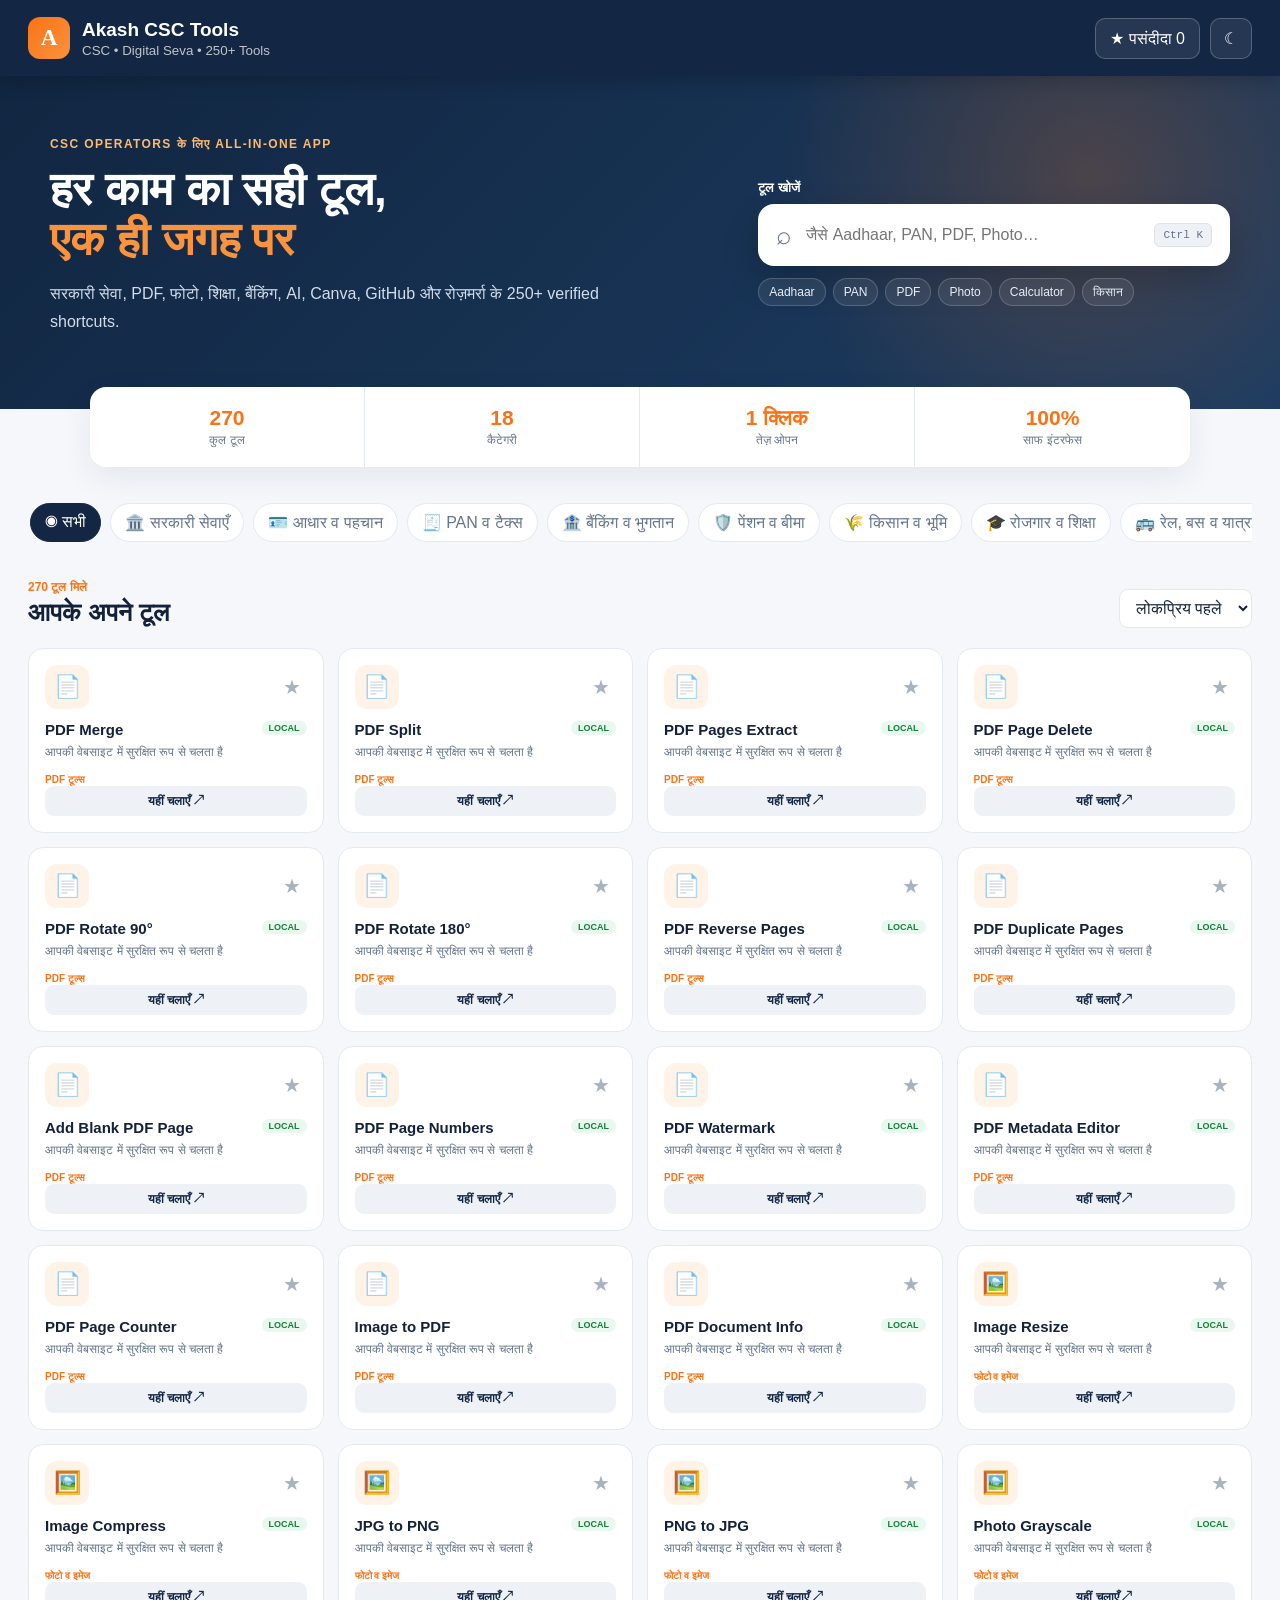
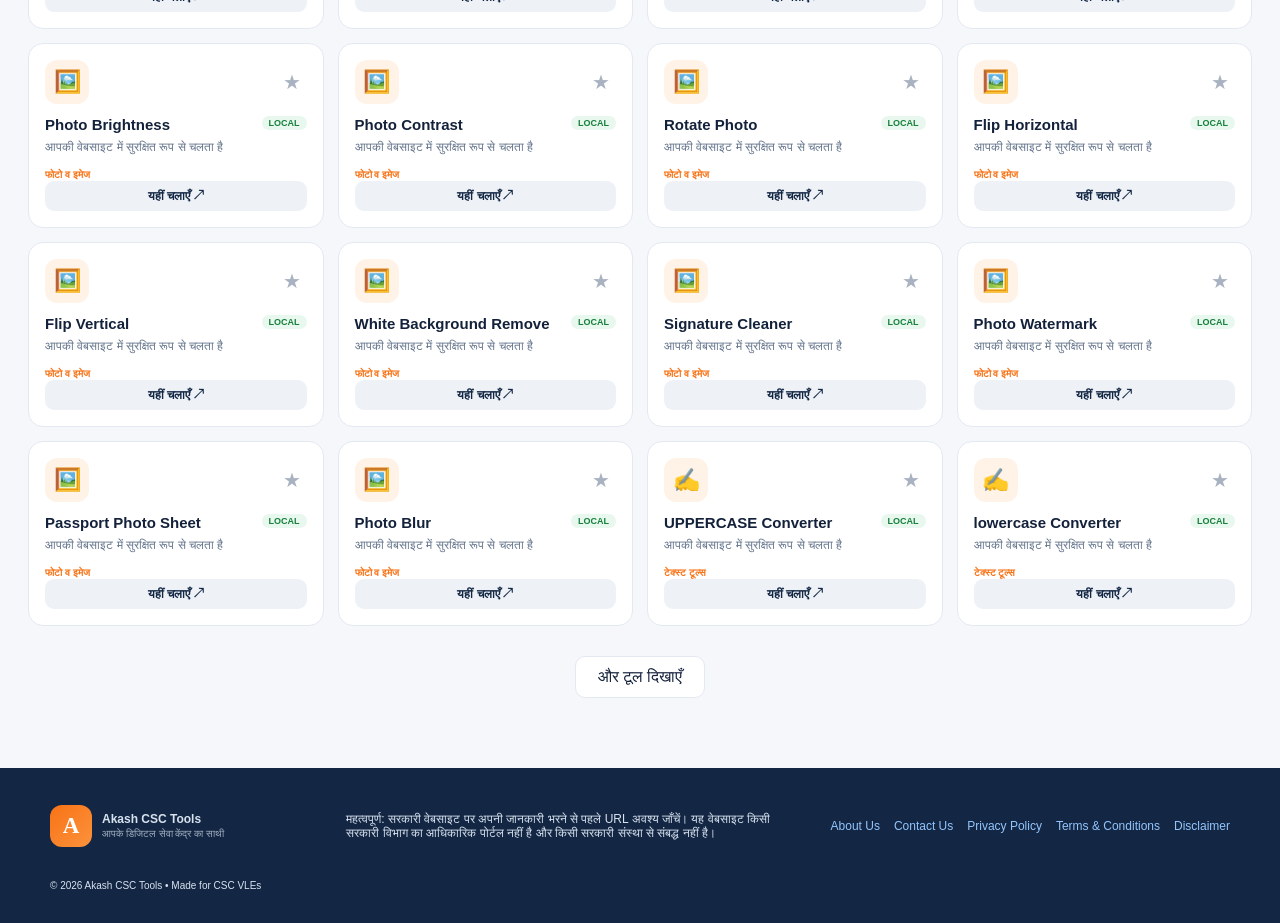
<file: index.html>
<!doctype html>
<html lang="hi">
<head>
  <meta charset="UTF-8" />
  <meta name="viewport" content="width=device-width,initial-scale=1" />
  <meta name="color-scheme" content="light dark" />
  <meta http-equiv="Content-Security-Policy" content="default-src 'self'; script-src 'self'; style-src 'self'; img-src 'self' data: blob:; object-src 'none'; base-uri 'none'; form-action 'none'" />
  <title>Akash CSC Tools — 250+ Digital Tools</title>
  <link rel="stylesheet" href="assets/app.css" />
</head>
<body>
  <header class="topbar"><a class="brand" href="#" aria-label="Home"><span class="logo">A</span><span><b>Akash CSC Tools</b><small>CSC • Digital Seva • 250+ Tools</small></span></a><div class="header-actions"><button id="favoritesBtn" class="ghost" type="button">★ पसंदीदा <span id="favCount">0</span></button><button id="themeBtn" class="icon-btn" type="button" aria-label="थीम बदलें">☾</button></div></header>
  <main>
    <section class="hero"><div><span class="eyebrow">CSC OPERATORS के लिए ALL-IN-ONE APP</span><h1>हर काम का सही टूल,<br><em>एक ही जगह पर</em></h1><p>सरकारी सेवा, PDF, फोटो, शिक्षा, बैंकिंग, AI, Canva, GitHub और रोज़मर्रा के 250+ verified shortcuts.</p></div><div class="search-wrap"><label for="search">टूल खोजें</label><div class="searchbox"><span>⌕</span><input id="search" autocomplete="off" placeholder="जैसे Aadhaar, PAN, PDF, Photo…"/><kbd>Ctrl K</kbd></div><div id="quickSearch" class="quick"></div></div></section>
    <section class="stats" aria-label="सारांश"><div><strong id="totalCount">250+</strong><span>कुल टूल</span></div><div><strong id="categoryCount">0</strong><span>कैटेगरी</span></div><div><strong>1 क्लिक</strong><span>तेज़ ओपन</span></div><div><strong>100%</strong><span>साफ इंटरफेस</span></div></section>
    <section class="content"><nav id="categories" class="categories" aria-label="टूल कैटेगरी"></nav><div class="section-head"><div><p id="resultMeta">सभी सेवाएँ</p><h2 id="resultTitle">लोकप्रिय टूल</h2></div><select id="sort" aria-label="क्रम"><option value="featured">लोकप्रिय पहले</option><option value="az">नाम A–Z</option><option value="category">कैटेगरी</option></select></div><div id="empty" class="empty" hidden><div>⌕</div><h2>कोई टूल नहीं मिला</h2><p>दूसरे शब्द से खोजें या “सभी” कैटेगरी चुनें।</p><button id="clearBtn" type="button">खोज साफ करें</button></div><div id="toolGrid" class="tool-grid"></div><button id="loadMore" class="load-more" type="button">और टूल दिखाएँ</button></section>
  </main>
  <footer><div class="footer-brand"><span class="logo">A</span><div><b>Akash CSC Tools</b><small>आपके डिजिटल सेवा केंद्र का साथी</small></div></div><p>महत्वपूर्ण: सरकारी वेबसाइट पर अपनी जानकारी भरने से पहले URL अवश्य जाँचें। यह वेबसाइट किसी सरकारी विभाग का आधिकारिक पोर्टल नहीं है और किसी सरकारी संस्था से संबद्ध नहीं है।</p><nav class="legal-links" aria-label="कानूनी और जानकारी वाले पेज"><a href="about.html">About Us</a><a href="contact.html">Contact Us</a><a href="privacy.html">Privacy Policy</a><a href="terms.html">Terms &amp; Conditions</a><a href="disclaimer.html">Disclaimer</a></nav><small>© 2026 Akash CSC Tools • Made for CSC VLEs</small></footer>
  <dialog id="toolDialog" class="tool-dialog">
    <div class="dialog-head"><div><small id="dialogCategory"></small><h2 id="dialogTitle"></h2></div><button id="dialogClose" type="button" aria-label="बंद करें">×</button></div>
    <div id="dialogBody" class="dialog-body"></div>
  </dialog>
  <div id="toast" role="status" aria-live="polite"></div>
  <script src="assets/vendor/pdf-lib.min.js"></script>
  <script src="assets/vendor/qrcode.min.js"></script>
  <script src="assets/vendor/jsbarcode.min.js"></script>
  <script src="assets/local-app.js"></script>
</body>
</html>
</file>
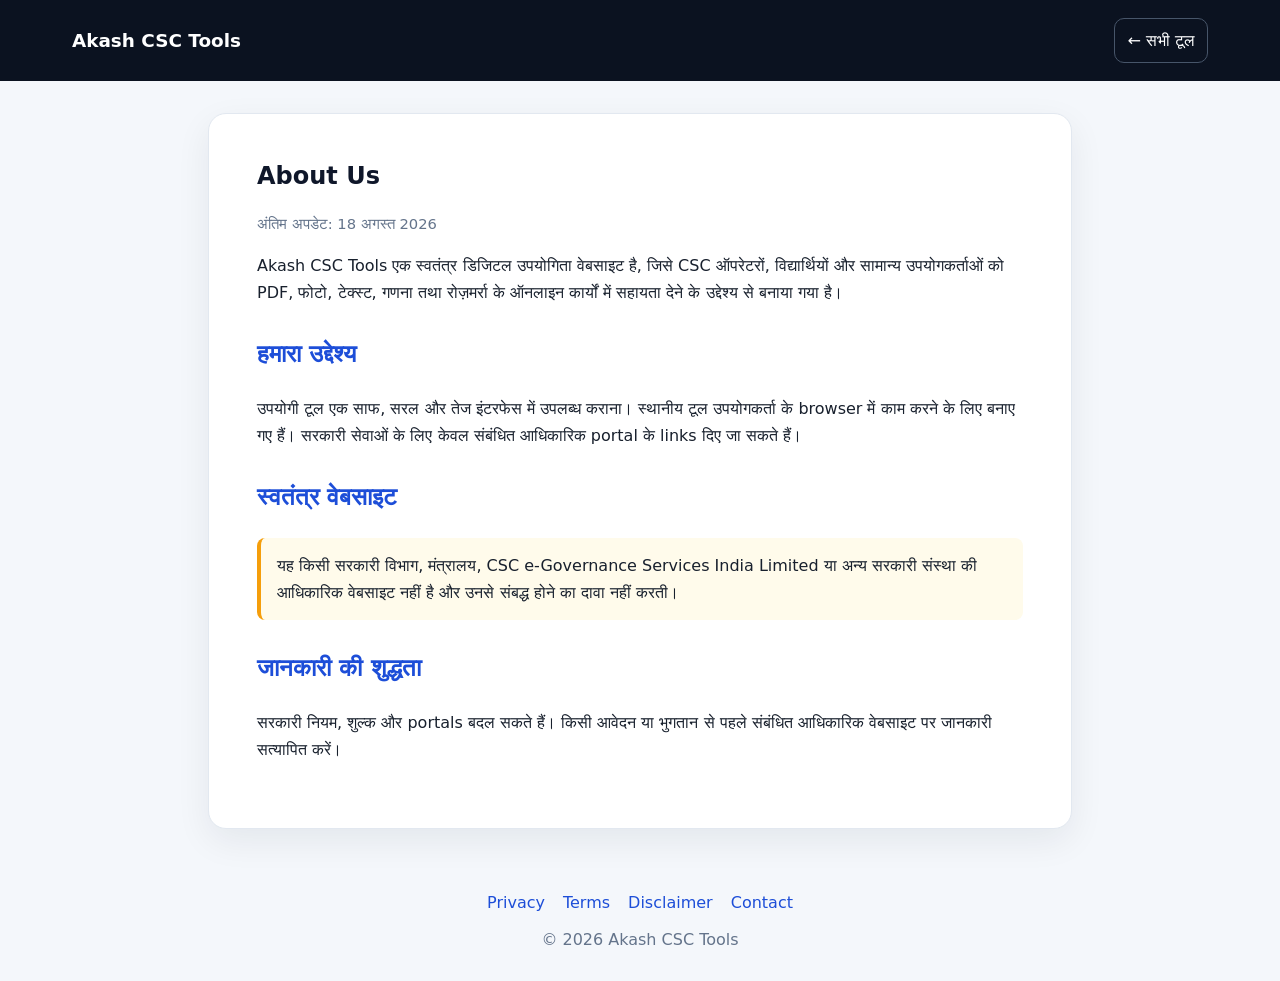
<file: about.html>
<!doctype html><html lang="hi"><head><meta charset="UTF-8"><meta name="viewport" content="width=device-width,initial-scale=1"><title>About Us — Akash CSC Tools</title><link rel="stylesheet" href="assets/policy.css"></head><body><header><a class="brand" href="index.html">Akash CSC Tools</a><a class="home" href="index.html">← सभी टूल</a></header><main><article class="page"><h1>About Us</h1><p class="updated">अंतिम अपडेट: 18 अगस्त 2026</p><p>Akash CSC Tools एक स्वतंत्र डिजिटल उपयोगिता वेबसाइट है, जिसे CSC ऑपरेटरों, विद्यार्थियों और सामान्य उपयोगकर्ताओं को PDF, फोटो, टेक्स्ट, गणना तथा रोज़मर्रा के ऑनलाइन कार्यों में सहायता देने के उद्देश्य से बनाया गया है।</p><h2>हमारा उद्देश्य</h2><p>उपयोगी टूल एक साफ, सरल और तेज इंटरफेस में उपलब्ध कराना। स्थानीय टूल उपयोगकर्ता के browser में काम करने के लिए बनाए गए हैं। सरकारी सेवाओं के लिए केवल संबंधित आधिकारिक portal के links दिए जा सकते हैं।</p><h2>स्वतंत्र वेबसाइट</h2><p class="notice">यह किसी सरकारी विभाग, मंत्रालय, CSC e-Governance Services India Limited या अन्य सरकारी संस्था की आधिकारिक वेबसाइट नहीं है और उनसे संबद्ध होने का दावा नहीं करती।</p><h2>जानकारी की शुद्धता</h2><p>सरकारी नियम, शुल्क और portals बदल सकते हैं। किसी आवेदन या भुगतान से पहले संबंधित आधिकारिक वेबसाइट पर जानकारी सत्यापित करें।</p></article></main><footer><nav class="links"><a href="privacy.html">Privacy</a><a href="terms.html">Terms</a><a href="disclaimer.html">Disclaimer</a><a href="contact.html">Contact</a></nav>© 2026 Akash CSC Tools</footer></body></html>
</file>
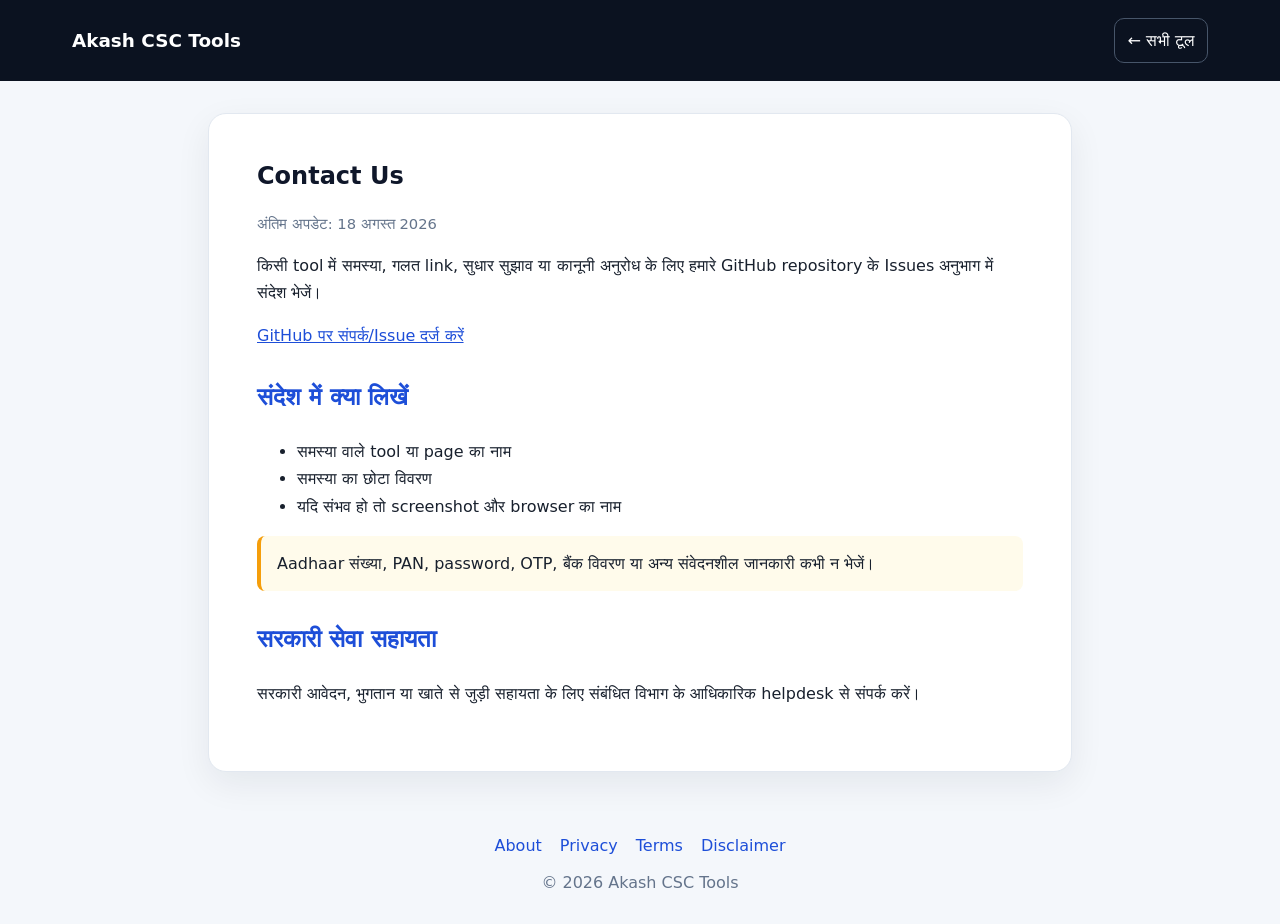
<file: contact.html>
<!doctype html><html lang="hi"><head><meta charset="UTF-8"><meta name="viewport" content="width=device-width,initial-scale=1"><title>Contact Us — Akash CSC Tools</title><link rel="stylesheet" href="assets/policy.css"></head><body><header><a class="brand" href="index.html">Akash CSC Tools</a><a class="home" href="index.html">← सभी टूल</a></header><main><article class="page"><h1>Contact Us</h1><p class="updated">अंतिम अपडेट: 18 अगस्त 2026</p><p>किसी tool में समस्या, गलत link, सुधार सुझाव या कानूनी अनुरोध के लिए हमारे GitHub repository के Issues अनुभाग में संदेश भेजें।</p><p><a href="https://github.com/akashsin400-cyber/akash-csc-tools/issues" rel="noopener noreferrer">GitHub पर संपर्क/Issue दर्ज करें</a></p><h2>संदेश में क्या लिखें</h2><ul><li>समस्या वाले tool या page का नाम</li><li>समस्या का छोटा विवरण</li><li>यदि संभव हो तो screenshot और browser का नाम</li></ul><p class="notice">Aadhaar संख्या, PAN, password, OTP, बैंक विवरण या अन्य संवेदनशील जानकारी कभी न भेजें।</p><h2>सरकारी सेवा सहायता</h2><p>सरकारी आवेदन, भुगतान या खाते से जुड़ी सहायता के लिए संबंधित विभाग के आधिकारिक helpdesk से संपर्क करें।</p></article></main><footer><nav class="links"><a href="about.html">About</a><a href="privacy.html">Privacy</a><a href="terms.html">Terms</a><a href="disclaimer.html">Disclaimer</a></nav>© 2026 Akash CSC Tools</footer></body></html>
</file>
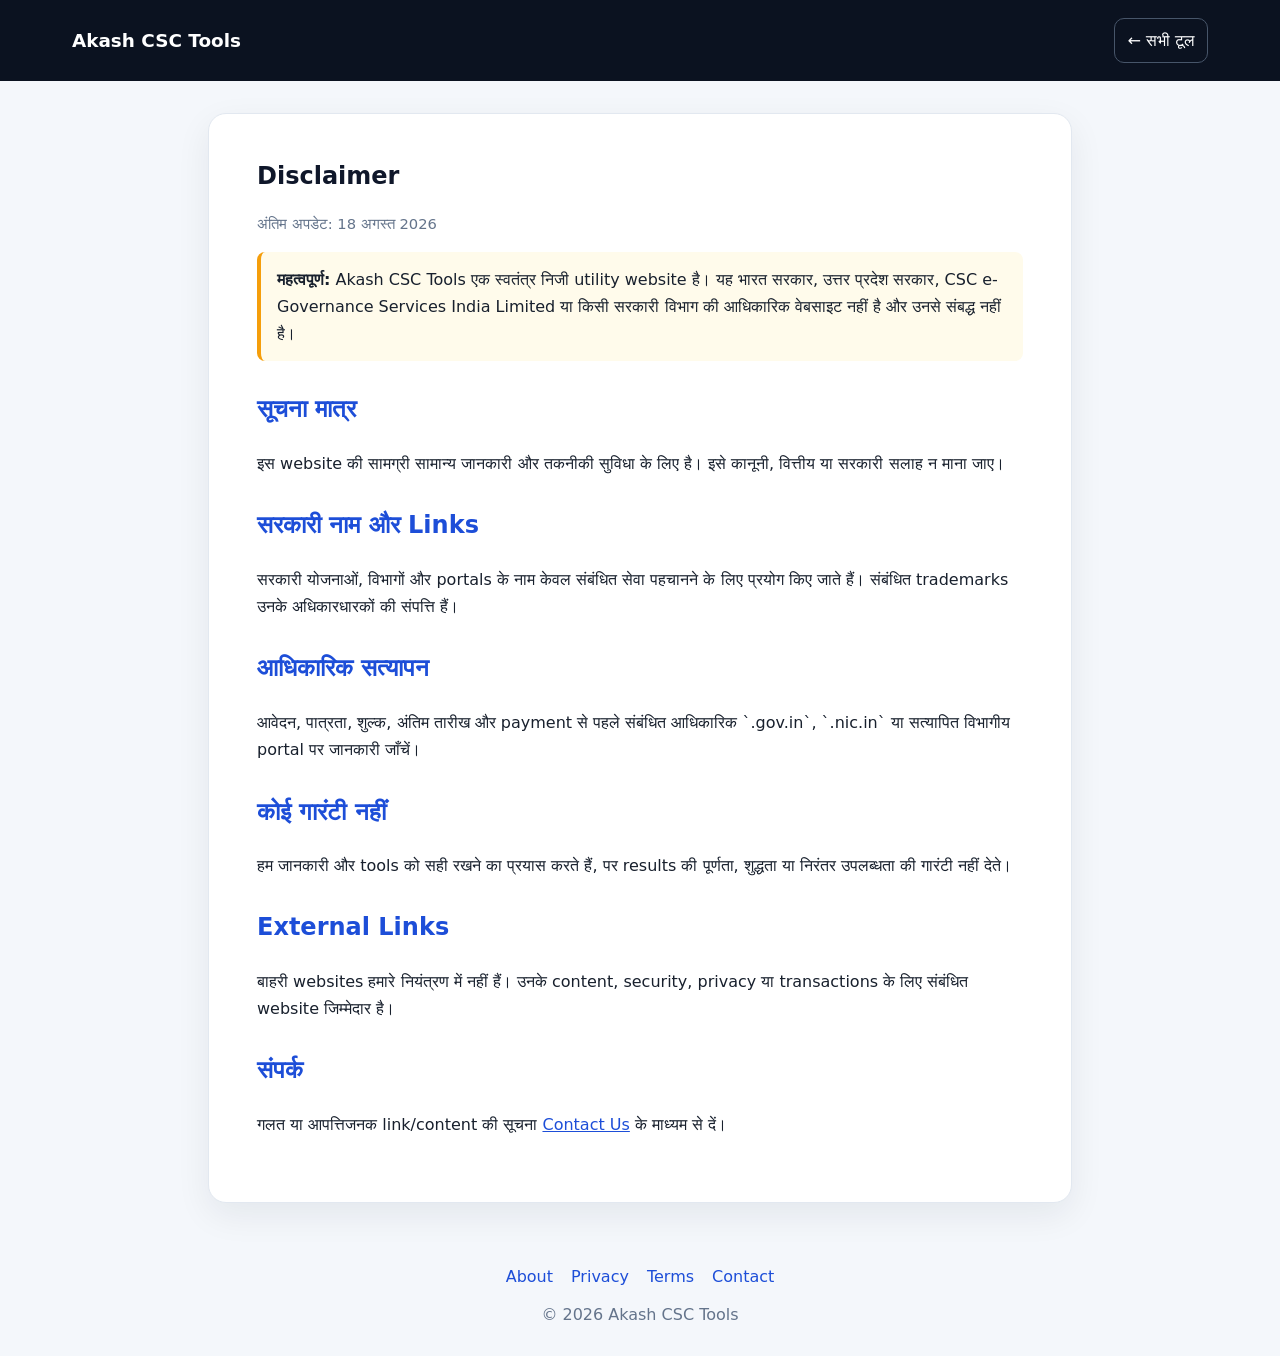
<file: disclaimer.html>
<!doctype html><html lang="hi"><head><meta charset="UTF-8"><meta name="viewport" content="width=device-width,initial-scale=1"><title>Disclaimer — Akash CSC Tools</title><link rel="stylesheet" href="assets/policy.css"></head><body><header><a class="brand" href="index.html">Akash CSC Tools</a><a class="home" href="index.html">← सभी टूल</a></header><main><article class="page"><h1>Disclaimer</h1><p class="updated">अंतिम अपडेट: 18 अगस्त 2026</p><p class="notice"><strong>महत्वपूर्ण:</strong> Akash CSC Tools एक स्वतंत्र निजी utility website है। यह भारत सरकार, उत्तर प्रदेश सरकार, CSC e-Governance Services India Limited या किसी सरकारी विभाग की आधिकारिक वेबसाइट नहीं है और उनसे संबद्ध नहीं है।</p><h2>सूचना मात्र</h2><p>इस website की सामग्री सामान्य जानकारी और तकनीकी सुविधा के लिए है। इसे कानूनी, वित्तीय या सरकारी सलाह न माना जाए।</p><h2>सरकारी नाम और Links</h2><p>सरकारी योजनाओं, विभागों और portals के नाम केवल संबंधित सेवा पहचानने के लिए प्रयोग किए जाते हैं। संबंधित trademarks उनके अधिकारधारकों की संपत्ति हैं।</p><h2>आधिकारिक सत्यापन</h2><p>आवेदन, पात्रता, शुल्क, अंतिम तारीख और payment से पहले संबंधित आधिकारिक `.gov.in`, `.nic.in` या सत्यापित विभागीय portal पर जानकारी जाँचें।</p><h2>कोई गारंटी नहीं</h2><p>हम जानकारी और tools को सही रखने का प्रयास करते हैं, पर results की पूर्णता, शुद्धता या निरंतर उपलब्धता की गारंटी नहीं देते।</p><h2>External Links</h2><p>बाहरी websites हमारे नियंत्रण में नहीं हैं। उनके content, security, privacy या transactions के लिए संबंधित website जिम्मेदार है।</p><h2>संपर्क</h2><p>गलत या आपत्तिजनक link/content की सूचना <a href="contact.html">Contact Us</a> के माध्यम से दें।</p></article></main><footer><nav class="links"><a href="about.html">About</a><a href="privacy.html">Privacy</a><a href="terms.html">Terms</a><a href="contact.html">Contact</a></nav>© 2026 Akash CSC Tools</footer></body></html>
</file>
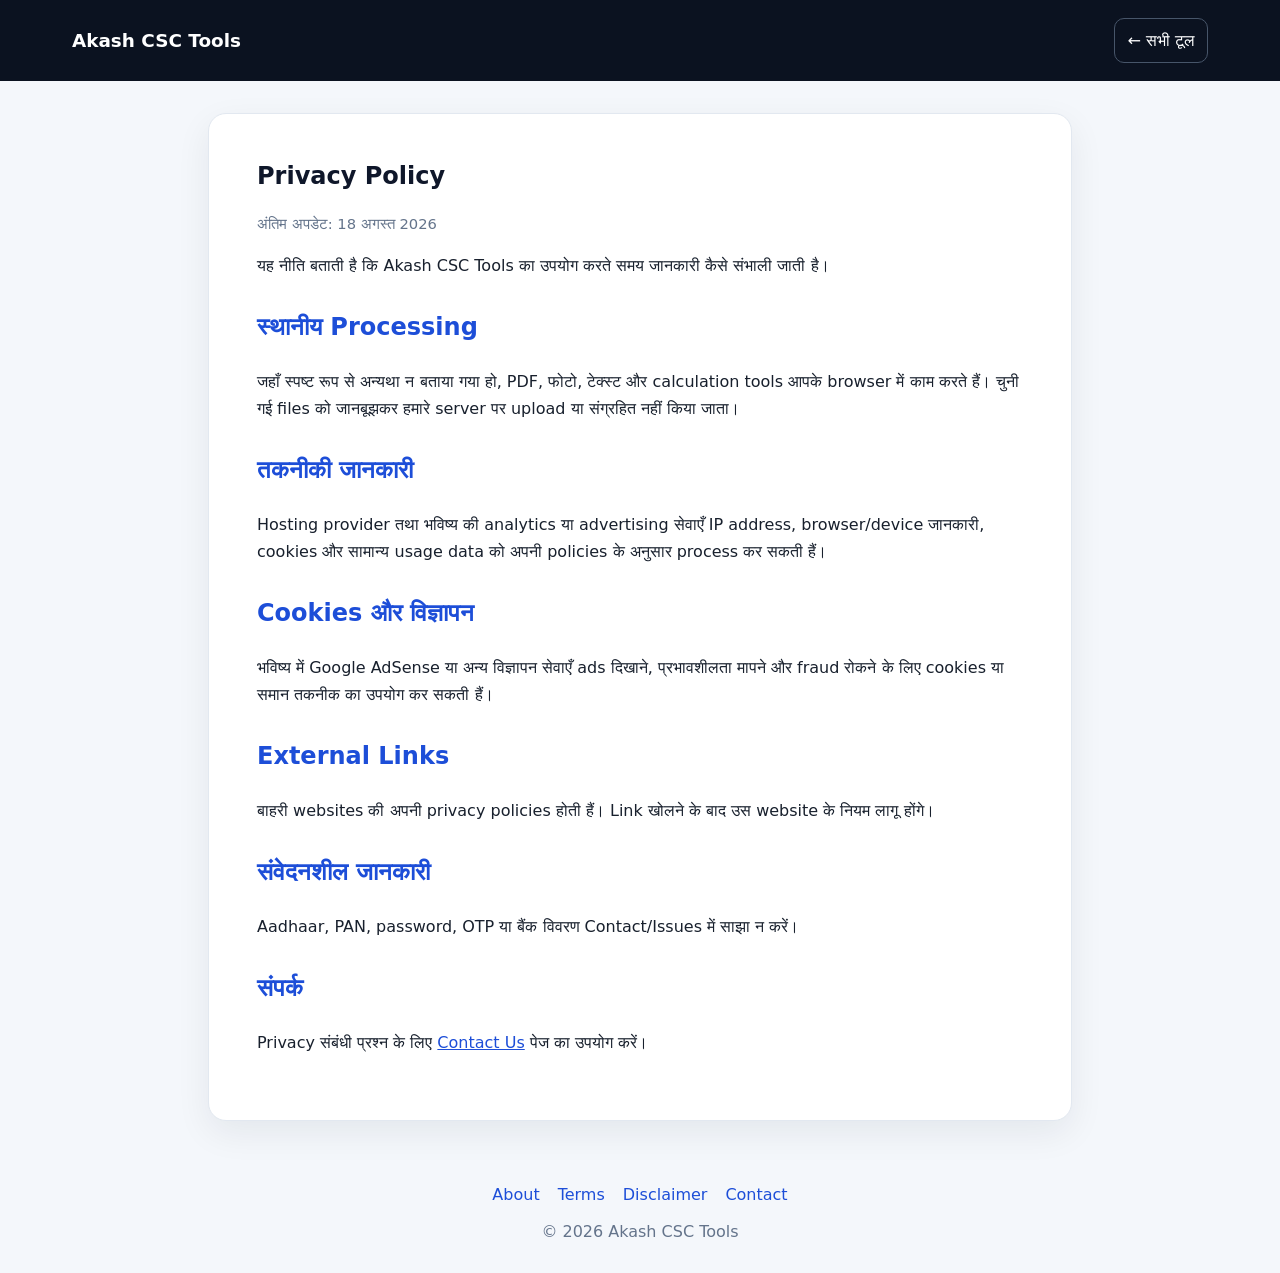
<file: privacy.html>
<!doctype html><html lang="hi"><head><meta charset="UTF-8"><meta name="viewport" content="width=device-width,initial-scale=1"><title>Privacy Policy — Akash CSC Tools</title><link rel="stylesheet" href="assets/policy.css"></head><body><header><a class="brand" href="index.html">Akash CSC Tools</a><a class="home" href="index.html">← सभी टूल</a></header><main><article class="page"><h1>Privacy Policy</h1><p class="updated">अंतिम अपडेट: 18 अगस्त 2026</p><p>यह नीति बताती है कि Akash CSC Tools का उपयोग करते समय जानकारी कैसे संभाली जाती है।</p><h2>स्थानीय Processing</h2><p>जहाँ स्पष्ट रूप से अन्यथा न बताया गया हो, PDF, फोटो, टेक्स्ट और calculation tools आपके browser में काम करते हैं। चुनी गई files को जानबूझकर हमारे server पर upload या संग्रहित नहीं किया जाता।</p><h2>तकनीकी जानकारी</h2><p>Hosting provider तथा भविष्य की analytics या advertising सेवाएँ IP address, browser/device जानकारी, cookies और सामान्य usage data को अपनी policies के अनुसार process कर सकती हैं।</p><h2>Cookies और विज्ञापन</h2><p>भविष्य में Google AdSense या अन्य विज्ञापन सेवाएँ ads दिखाने, प्रभावशीलता मापने और fraud रोकने के लिए cookies या समान तकनीक का उपयोग कर सकती हैं।</p><h2>External Links</h2><p>बाहरी websites की अपनी privacy policies होती हैं। Link खोलने के बाद उस website के नियम लागू होंगे।</p><h2>संवेदनशील जानकारी</h2><p>Aadhaar, PAN, password, OTP या बैंक विवरण Contact/Issues में साझा न करें।</p><h2>संपर्क</h2><p>Privacy संबंधी प्रश्न के लिए <a href="contact.html">Contact Us</a> पेज का उपयोग करें।</p></article></main><footer><nav class="links"><a href="about.html">About</a><a href="terms.html">Terms</a><a href="disclaimer.html">Disclaimer</a><a href="contact.html">Contact</a></nav>© 2026 Akash CSC Tools</footer></body></html>
</file>
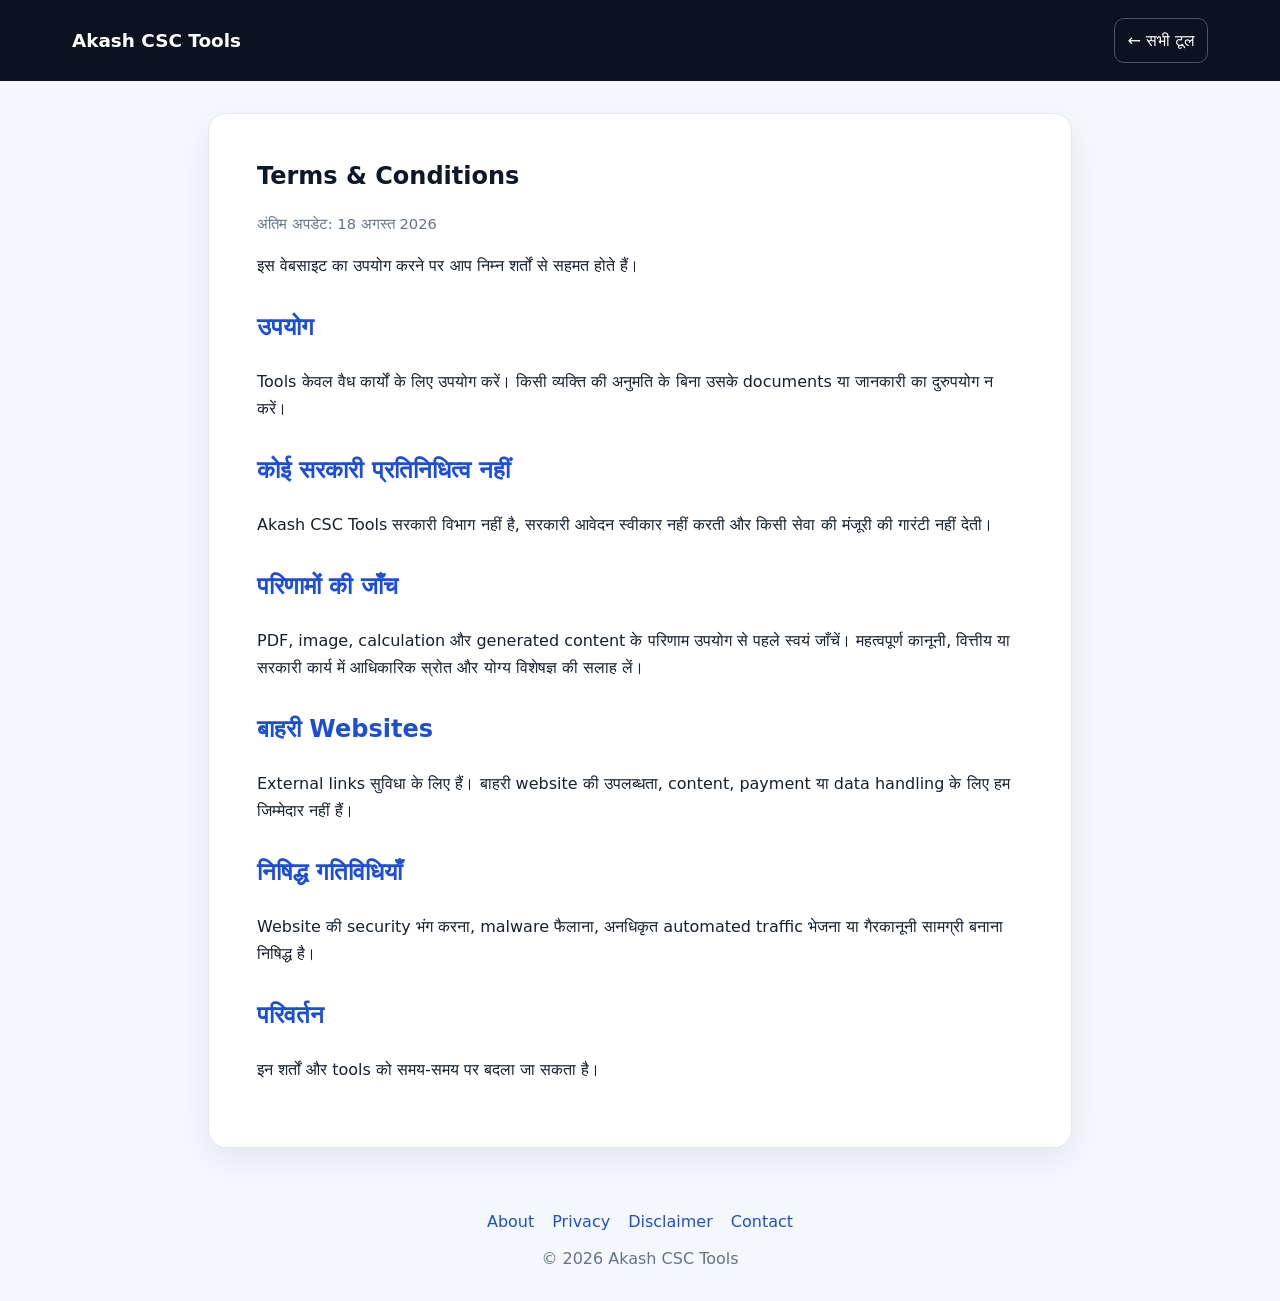
<file: terms.html>
<!doctype html><html lang="hi"><head><meta charset="UTF-8"><meta name="viewport" content="width=device-width,initial-scale=1"><title>Terms &amp; Conditions — Akash CSC Tools</title><link rel="stylesheet" href="assets/policy.css"></head><body><header><a class="brand" href="index.html">Akash CSC Tools</a><a class="home" href="index.html">← सभी टूल</a></header><main><article class="page"><h1>Terms &amp; Conditions</h1><p class="updated">अंतिम अपडेट: 18 अगस्त 2026</p><p>इस वेबसाइट का उपयोग करने पर आप निम्न शर्तों से सहमत होते हैं।</p><h2>उपयोग</h2><p>Tools केवल वैध कार्यों के लिए उपयोग करें। किसी व्यक्ति की अनुमति के बिना उसके documents या जानकारी का दुरुपयोग न करें।</p><h2>कोई सरकारी प्रतिनिधित्व नहीं</h2><p>Akash CSC Tools सरकारी विभाग नहीं है, सरकारी आवेदन स्वीकार नहीं करती और किसी सेवा की मंजूरी की गारंटी नहीं देती।</p><h2>परिणामों की जाँच</h2><p>PDF, image, calculation और generated content के परिणाम उपयोग से पहले स्वयं जाँचें। महत्वपूर्ण कानूनी, वित्तीय या सरकारी कार्य में आधिकारिक स्रोत और योग्य विशेषज्ञ की सलाह लें।</p><h2>बाहरी Websites</h2><p>External links सुविधा के लिए हैं। बाहरी website की उपलब्धता, content, payment या data handling के लिए हम जिम्मेदार नहीं हैं।</p><h2>निषिद्ध गतिविधियाँ</h2><p>Website की security भंग करना, malware फैलाना, अनधिकृत automated traffic भेजना या गैरकानूनी सामग्री बनाना निषिद्ध है।</p><h2>परिवर्तन</h2><p>इन शर्तों और tools को समय-समय पर बदला जा सकता है।</p></article></main><footer><nav class="links"><a href="about.html">About</a><a href="privacy.html">Privacy</a><a href="disclaimer.html">Disclaimer</a><a href="contact.html">Contact</a></nav>© 2026 Akash CSC Tools</footer></body></html>
</file>
<file: assets/app.css>
:root{--bg:#f5f7fb;--card:#fff;--ink:#13213a;--muted:#64748b;--line:#e3e9f1;--navy:#132744;--orange:#f97316;--orange2:#fb923c;--soft:#fff3e8;--shadow:0 10px 30px rgba(19,39,68,.08)}
*{box-sizing:border-box}html{scroll-behavior:smooth}body{margin:0;background:var(--bg);color:var(--ink);font-family:Inter,"Nirmala UI","Segoe UI",sans-serif}button,input,select{font:inherit}.topbar{height:76px;padding:0 max(28px,calc((100% - 1320px)/2));display:flex;align-items:center;justify-content:space-between;background:var(--navy);color:#fff;position:sticky;top:0;z-index:20;box-shadow:0 4px 18px #0003}.brand{display:flex;align-items:center;gap:12px;color:inherit;text-decoration:none}.brand b{font-size:19px}.brand small,.footer-brand small{display:block;opacity:.72;margin-top:2px}.logo{width:42px;height:42px;display:grid;place-items:center;border-radius:12px;background:linear-gradient(135deg,var(--orange),var(--orange2));font:800 23px Georgia;color:white}.header-actions{display:flex;gap:10px}.ghost,.icon-btn{border:1px solid #ffffff38;background:#ffffff14;color:#fff;border-radius:10px;padding:10px 14px;cursor:pointer}.icon-btn{width:42px;padding:10px}.ghost:hover,.icon-btn:hover{background:#ffffff29}
.hero{background:radial-gradient(circle at 85% 30%,#f9731638,transparent 28%),linear-gradient(135deg,#112641,#1c3c62);color:#fff;padding:58px max(28px,calc((100% - 1180px)/2));display:grid;grid-template-columns:1.15fr .85fr;gap:70px;align-items:center}.eyebrow{font-size:12px;letter-spacing:1.4px;color:#fdba74;font-weight:800}.hero h1{font-size:46px;line-height:1.08;margin:13px 0}.hero h1 em{color:var(--orange2);font-style:normal}.hero p{color:#d2ddec;max-width:620px;line-height:1.7}.search-wrap label{font-size:13px;font-weight:700}.searchbox{height:62px;margin-top:8px;background:#fff;border-radius:16px;display:flex;align-items:center;padding:0 18px;gap:12px;box-shadow:0 15px 35px #0003}.searchbox>span{font-size:26px;color:#64748b}.searchbox input{border:0;outline:0;flex:1;font-size:16px;color:#172033;background:transparent}.searchbox kbd{background:#eef2f7;color:#667085;border:1px solid #dbe2ea;padding:5px 8px;border-radius:6px;font-size:11px}.quick{display:flex;flex-wrap:wrap;gap:7px;margin-top:12px}.quick button{border:1px solid #ffffff2e;border-radius:999px;background:#ffffff14;color:#e8eef7;padding:6px 10px;font-size:12px;cursor:pointer}
.stats{max-width:1100px;margin:-22px auto 32px;background:var(--card);box-shadow:var(--shadow);border-radius:16px;display:grid;grid-template-columns:repeat(4,1fr);position:relative;z-index:2}.stats div{text-align:center;padding:19px;border-right:1px solid var(--line)}.stats div:last-child{border:0}.stats strong{display:block;font-size:21px;color:var(--orange)}.stats span{font-size:12px;color:var(--muted)}.content{max-width:1320px;margin:auto;padding:0 28px 70px}.categories{display:flex;gap:9px;overflow:auto;padding:4px 2px 18px}.categories button{white-space:nowrap;border:1px solid var(--line);background:var(--card);color:var(--muted);padding:9px 14px;border-radius:999px;cursor:pointer}.categories button.active{color:#fff;background:var(--navy);border-color:var(--navy)}.section-head{display:flex;align-items:end;justify-content:space-between;margin:20px 0}.section-head p{color:var(--orange);font-size:12px;font-weight:800;margin:0 0 4px}.section-head h2{margin:0;font-size:25px}.section-head select{background:var(--card);color:var(--ink);border:1px solid var(--line);padding:9px 12px;border-radius:9px}.tool-grid{display:grid;grid-template-columns:repeat(4,minmax(0,1fr));gap:14px}.tool-card{background:var(--card);border:1px solid var(--line);border-radius:15px;padding:16px;min-height:166px;display:flex;flex-direction:column;transition:.18s}.tool-card:hover{transform:translateY(-3px);box-shadow:var(--shadow);border-color:#fdba74}.tool-top{display:flex;justify-content:space-between}.tool-icon{width:44px;height:44px;border-radius:12px;display:grid;place-items:center;background:var(--soft);font-size:22px}.fav{border:0;background:transparent;color:#a9b2c1;font-size:20px;cursor:pointer}.fav.active{color:#f59e0b}.tool-card h3{font-size:15px;margin:12px 0 5px}.tool-card p{font-size:12px;line-height:1.5;color:var(--muted);margin:0 0 13px;flex:1}.tag{font-size:10px;color:var(--orange);font-weight:800}.open-btn{border:0;background:#eef2f7;color:var(--navy);padding:8px;border-radius:9px;cursor:pointer;font-weight:700;font-size:12px}.open-btn:hover{background:var(--orange);color:#fff}.load-more{display:block;margin:30px auto 0;padding:11px 22px;border-radius:10px;border:1px solid var(--line);background:var(--card);color:var(--ink);cursor:pointer}.empty{text-align:center;padding:70px 20px}.empty div{font-size:44px}.empty p{color:var(--muted)}.empty button{border:0;border-radius:9px;background:var(--orange);color:#fff;padding:10px 16px}footer{background:var(--navy);color:#d8e2ef;padding:32px max(28px,calc((100% - 1180px)/2));display:grid;grid-template-columns:1fr 1.7fr auto;align-items:center;gap:28px;font-size:12px}.footer-brand{display:flex;gap:10px;align-items:center}#toast{position:fixed;bottom:25px;left:50%;transform:translate(-50%,20px);background:#172033;color:#fff;border-radius:10px;padding:11px 18px;opacity:0;pointer-events:none;transition:.2s;z-index:50}#toast.show{opacity:1;transform:translate(-50%,0)}
body.dark{--bg:#0d1726;--card:#17243a;--ink:#eef4fc;--muted:#9cacc1;--line:#2a3b53;--soft:#39291e;--shadow:0 10px 30px #0005}body.dark .searchbox input{color:#172033}body.dark .open-btn{background:#253650;color:#eef4fc}
@media(max-width:1050px){.tool-grid{grid-template-columns:repeat(3,1fr)}.hero{gap:30px}.hero h1{font-size:39px}footer{grid-template-columns:1fr 1fr}}@media(max-width:760px){.topbar{padding:0 16px}.brand small,.ghost{display:none}.hero{grid-template-columns:1fr;padding:38px 18px;gap:20px}.hero h1{font-size:34px}.stats{margin:-13px 14px 22px;grid-template-columns:1fr 1fr}.content{padding:0 14px 50px}.tool-grid{grid-template-columns:repeat(2,1fr)}footer{grid-template-columns:1fr;padding:28px 18px}.searchbox kbd{display:none}}@media(max-width:480px){.tool-grid{grid-template-columns:1fr}.hero h1{font-size:30px}}
.tool-dialog{width:min(760px,calc(100% - 24px));max-height:88vh;border:0;border-radius:18px;padding:0;background:var(--card);color:var(--ink);box-shadow:0 24px 70px #0007}.tool-dialog::backdrop{background:#08111dcc;backdrop-filter:blur(3px)}.dialog-head{display:flex;justify-content:space-between;align-items:center;padding:18px 22px;border-bottom:1px solid var(--line);background:var(--navy);color:#fff}.dialog-head small{color:#fdba74;font-weight:700}.dialog-head h2{margin:3px 0 0}.dialog-head button{border:1px solid #ffffff33;background:#ffffff15;color:#fff;border-radius:9px;width:38px;height:38px;font-size:24px;cursor:pointer}.dialog-body{padding:22px;overflow:auto;max-height:calc(88vh - 82px)}.tool-form{display:grid;gap:14px}.tool-form label{font-size:13px;font-weight:700}.tool-form input,.tool-form textarea,.tool-form select{width:100%;margin-top:5px;padding:11px 12px;border:1px solid var(--line);border-radius:9px;background:var(--bg);color:var(--ink)}.tool-form textarea{min-height:150px;resize:vertical}.tool-actions{display:flex;gap:9px;flex-wrap:wrap}.primary-action,.secondary-action{border:0;border-radius:9px;padding:10px 16px;cursor:pointer;font-weight:700}.primary-action{background:var(--orange);color:#fff}.secondary-action{background:var(--line);color:var(--ink)}.result-box{padding:14px;border:1px solid var(--line);background:var(--bg);border-radius:10px;white-space:pre-wrap;word-break:break-word;min-height:54px}.preview-canvas{display:block;max-width:100%;max-height:380px;margin:8px auto;border:1px solid var(--line);background:#fff}.privacy-note{font-size:12px;color:var(--muted);padding:9px 12px;background:var(--soft);border-radius:8px}.local-badge{float:right;color:#16803c;background:#e8f8ee;border-radius:999px;padding:2px 7px;font-size:9px}.official-badge{float:right;color:#1d4ed8;background:#eaf1ff;border-radius:999px;padding:2px 7px;font-size:9px}
.legal-links{display:flex;flex-wrap:wrap;gap:8px 14px}.legal-links a{color:#93c5fd;text-decoration:none}.legal-links a:hover{text-decoration:underline}
</file>
<file: assets/policy.css>
:root{font-family:Inter,system-ui,-apple-system,"Segoe UI",sans-serif;color:#18202d;background:#f4f7fb;line-height:1.7}*{box-sizing:border-box}body{margin:0}header{background:#0b1220;color:#fff;padding:18px clamp(18px,6vw,72px);display:flex;align-items:center;justify-content:space-between;gap:16px}header a{color:inherit;text-decoration:none}.brand{font-weight:800;font-size:1.15rem}.home{border:1px solid #475569;border-radius:10px;padding:8px 12px}main{max-width:900px;margin:32px auto;padding:0 18px}.page{background:#fff;border:1px solid #e2e8f0;border-radius:18px;padding:clamp(22px,5vw,48px);box-shadow:0 12px 35px rgba(15,23,42,.07)}h1{line-height:1.2;margin-top:0;color:#0f172a}h2{margin-top:28px;color:#1d4ed8}a{color:#1d4ed8}.notice{padding:14px 16px;border-left:4px solid #f59e0b;background:#fffbeb;border-radius:8px}.updated{color:#64748b;font-size:.92rem}footer{text-align:center;color:#64748b;padding:28px 18px}.links{display:flex;flex-wrap:wrap;justify-content:center;gap:10px 18px;margin-bottom:10px}.links a{text-decoration:none}@media(max-width:560px){header{align-items:flex-start;flex-direction:column}.page{border-radius:12px}}
</file>
